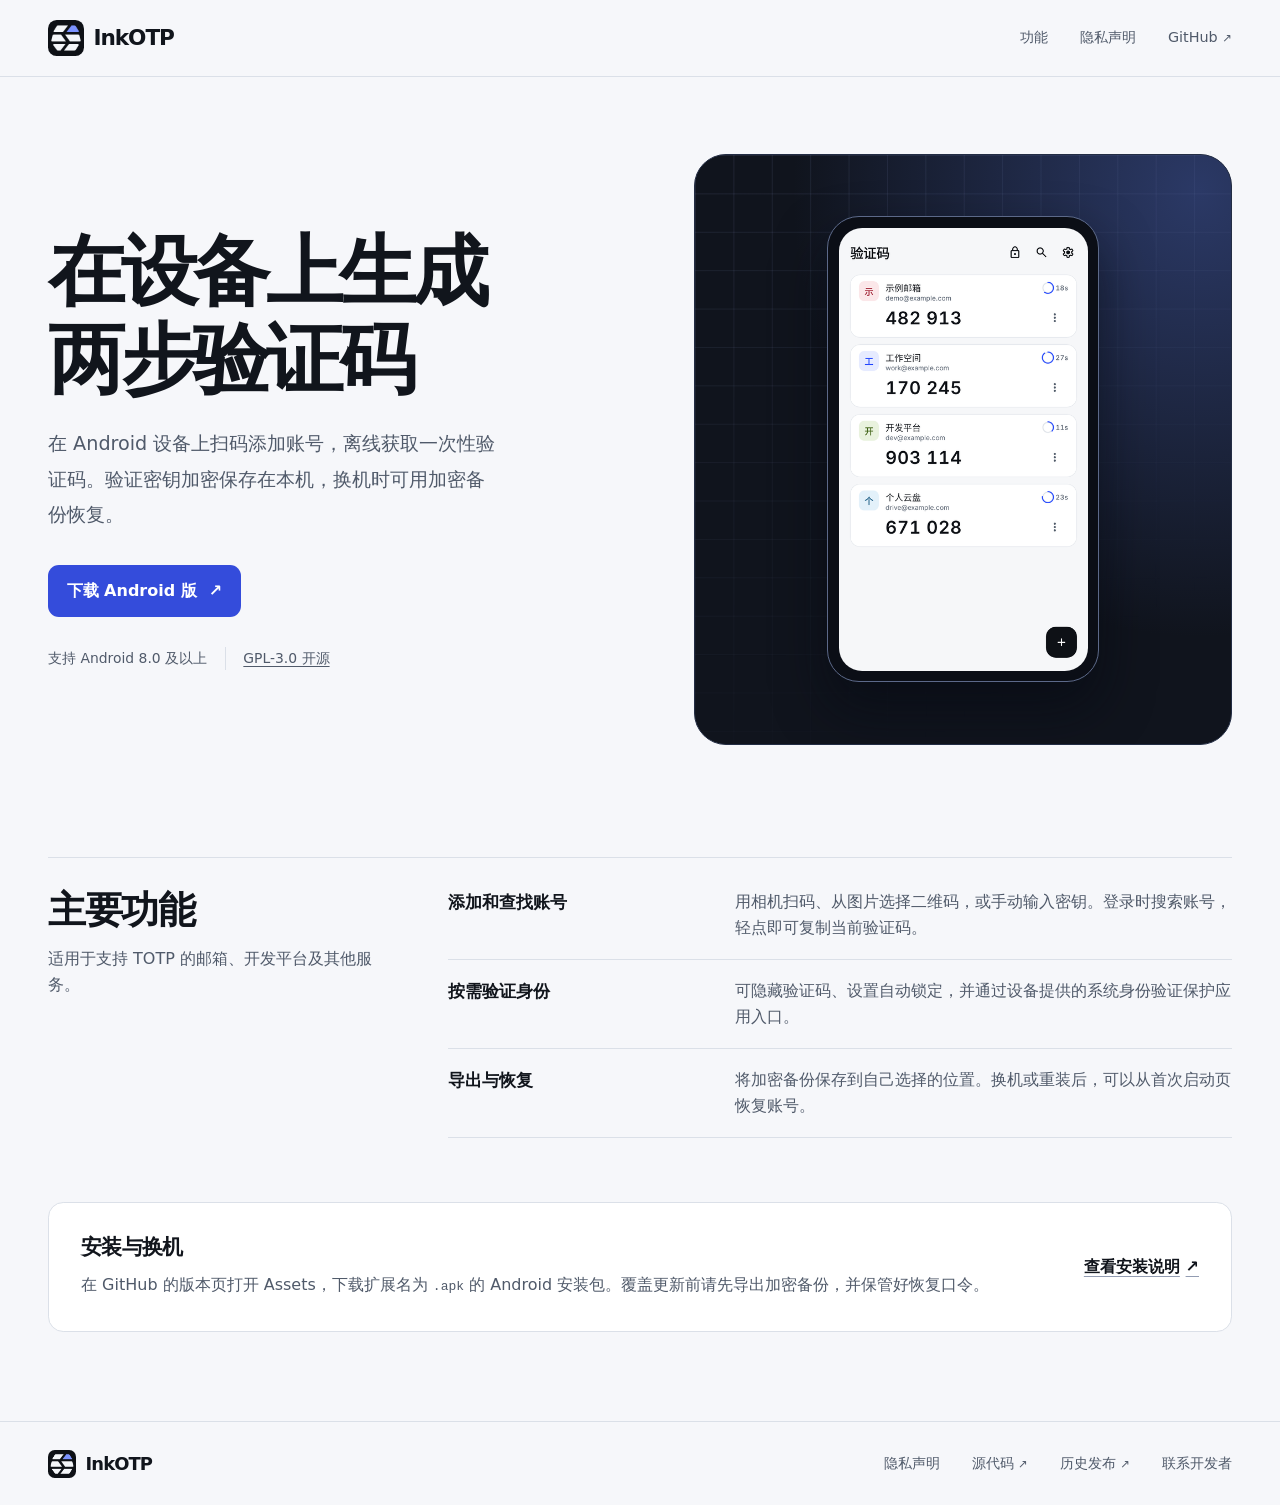
<file: website/index.html>
<!doctype html>
<html lang="zh-CN">
<head>
  <meta charset="utf-8">
  <meta name="viewport" content="width=device-width, initial-scale=1">
  <meta name="description" content="InkOTP 是一款开源的 Android 离线两步验证器，支持扫码添加、本机生成 TOTP、加密备份与换机恢复。">
  <meta name="referrer" content="no-referrer">
  <meta name="theme-color" content="#f6f7fa">
  <title>InkOTP · Android 离线两步验证器</title>
  <link rel="canonical" href="https://inkotp.renhongchang.top/">
  <link rel="icon" href="assets/inkotp-icon.png" type="image/png">
  <link rel="stylesheet" href="assets/site.css">
</head>
<body>
  <a class="skip-link" href="#main">跳到正文</a>
  <header class="site-header">
    <div class="site-frame header-inner">
      <a class="brand" href="./" aria-current="page">
        <img src="assets/inkotp-icon.png" width="36" height="36" alt="">
        <span>InkOTP</span>
      </a>
      <nav class="site-nav" aria-label="主导航">
        <a href="#features">功能</a>
        <a href="privacy/">隐私声明</a>
        <a href="https://github.com/rhczz/ink-otp">GitHub <span aria-hidden="true">↗</span></a>
      </nav>
    </div>
  </header>

  <main id="main" class="site-frame home-shell" tabindex="-1">
    <section class="hero" aria-labelledby="hero-title">
      <div class="hero-copy">
        <h1 id="hero-title"><span>在设备上生成</span><span>两步验证码</span></h1>
        <p class="hero-description">在 Android 设备上扫码添加账号，离线获取一次性验证码。验证密钥加密保存在本机，换机时可用加密备份恢复。</p>
        <div class="hero-actions">
          <a class="button button-primary" href="https://github.com/rhczz/ink-otp/releases">
            下载 Android 版 <span aria-hidden="true">↗</span>
          </a>
        </div>
        <ul class="hero-meta" aria-label="使用方式与许可">
          <li>支持 Android 8.0 及以上</li>
          <li><a href="https://github.com/rhczz/ink-otp/blob/master/LICENSE">GPL-3.0 开源</a></li>
        </ul>
      </div>
      <figure class="hero-visual">
        <div class="phone-frame">
          <img src="assets/inkotp-android.png" width="450" height="800"
            alt="InkOTP 的验证码列表，显示四个示例账号和验证码倒计时">
        </div>
      </figure>
    </section>

    <section id="features" class="feature-section" aria-labelledby="features-heading">
      <div class="section-intro">
        <h2 id="features-heading">主要功能</h2>
        <p>适用于支持 TOTP 的邮箱、开发平台及其他服务。</p>
      </div>
      <dl class="feature-list">
        <div>
          <dt>添加和查找账号</dt>
          <dd>用相机扫码、从图片选择二维码，或手动输入密钥。登录时搜索账号，轻点即可复制当前验证码。</dd>
        </div>
        <div>
          <dt>按需验证身份</dt>
          <dd>可隐藏验证码、设置自动锁定，并通过设备提供的系统身份验证保护应用入口。</dd>
        </div>
        <div>
          <dt>导出与恢复</dt>
          <dd>将加密备份保存到自己选择的位置。换机或重装后，可以从首次启动页恢复账号。</dd>
        </div>
      </dl>
    </section>

    <aside class="guide-panel" aria-labelledby="guide-heading">
      <div>
        <h2 id="guide-heading">安装与换机</h2>
        <p>在 GitHub 的版本页打开 Assets，下载扩展名为 <code>.apk</code> 的 Android 安装包。覆盖更新前请先导出加密备份，并保管好恢复口令。</p>
      </div>
      <a class="text-link" href="https://github.com/rhczz/ink-otp#安装与使用">
        查看安装说明 <span aria-hidden="true">↗</span>
      </a>
    </aside>
  </main>

  <footer class="site-footer">
    <div class="site-frame footer-inner">
      <a class="brand footer-brand" href="./">
        <img src="assets/inkotp-icon.png" width="28" height="28" alt="">
        <span>InkOTP</span>
      </a>
      <nav class="site-nav" aria-label="页脚导航">
        <a href="privacy/">隐私声明</a>
        <a href="https://github.com/rhczz/ink-otp">源代码 <span aria-hidden="true">↗</span></a>
        <a href="https://github.com/rhczz/ink-otp/releases">历史发布 <span aria-hidden="true">↗</span></a>
        <a href="mailto:hi@renhongchang.top">联系开发者</a>
      </nav>
    </div>
  </footer>
</body>
</html>
</file>
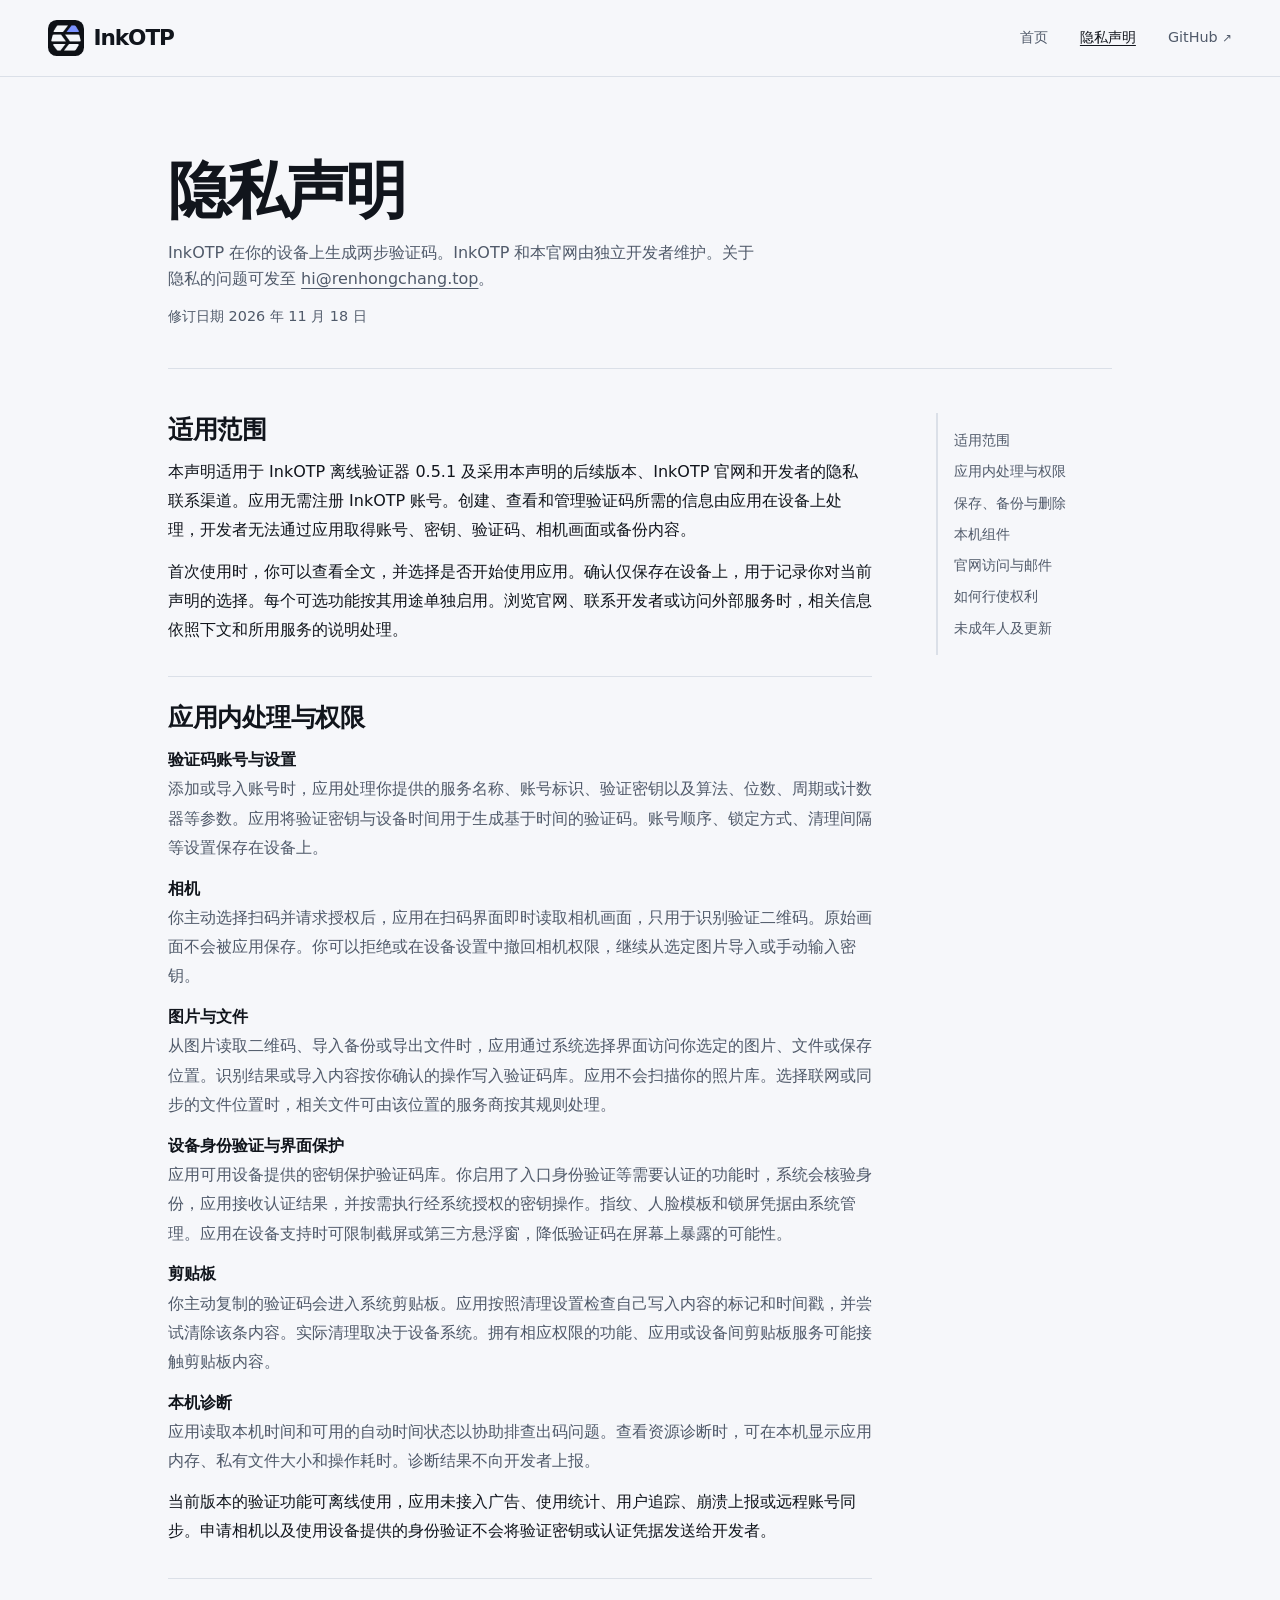
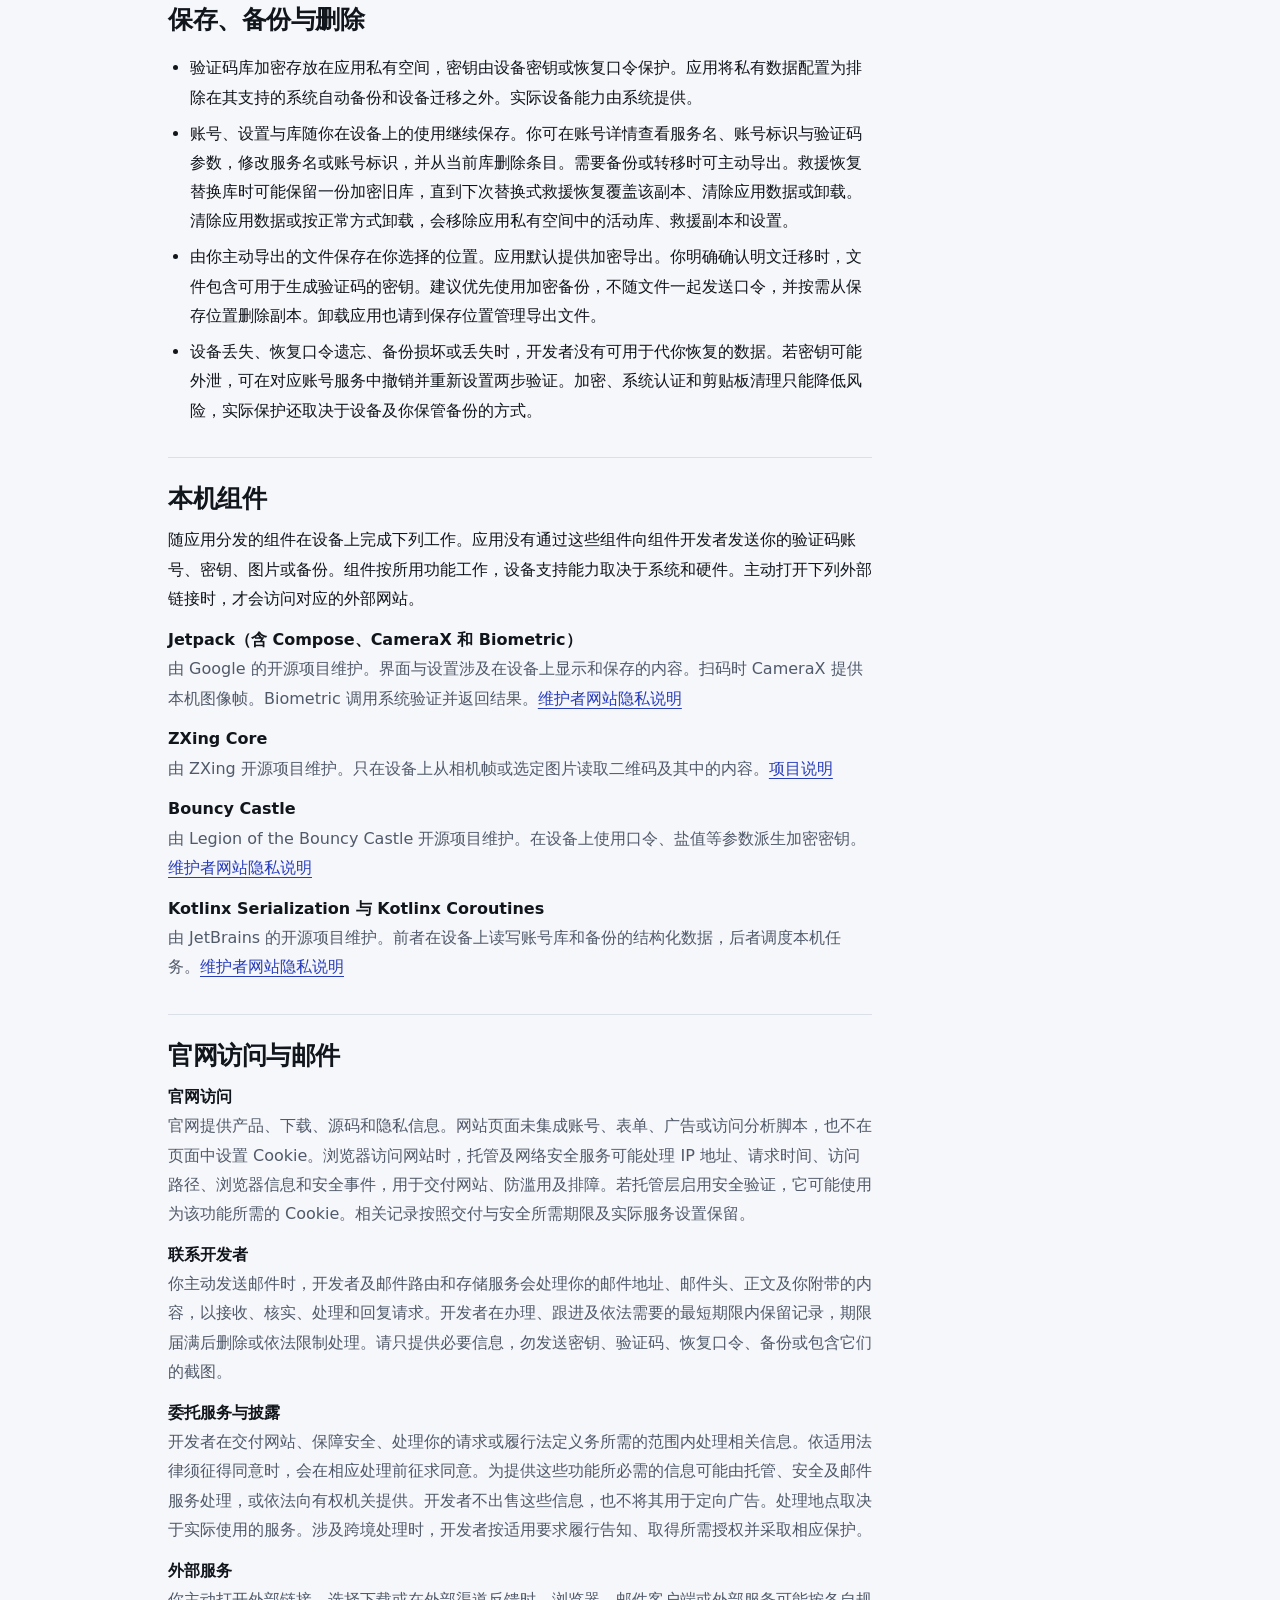
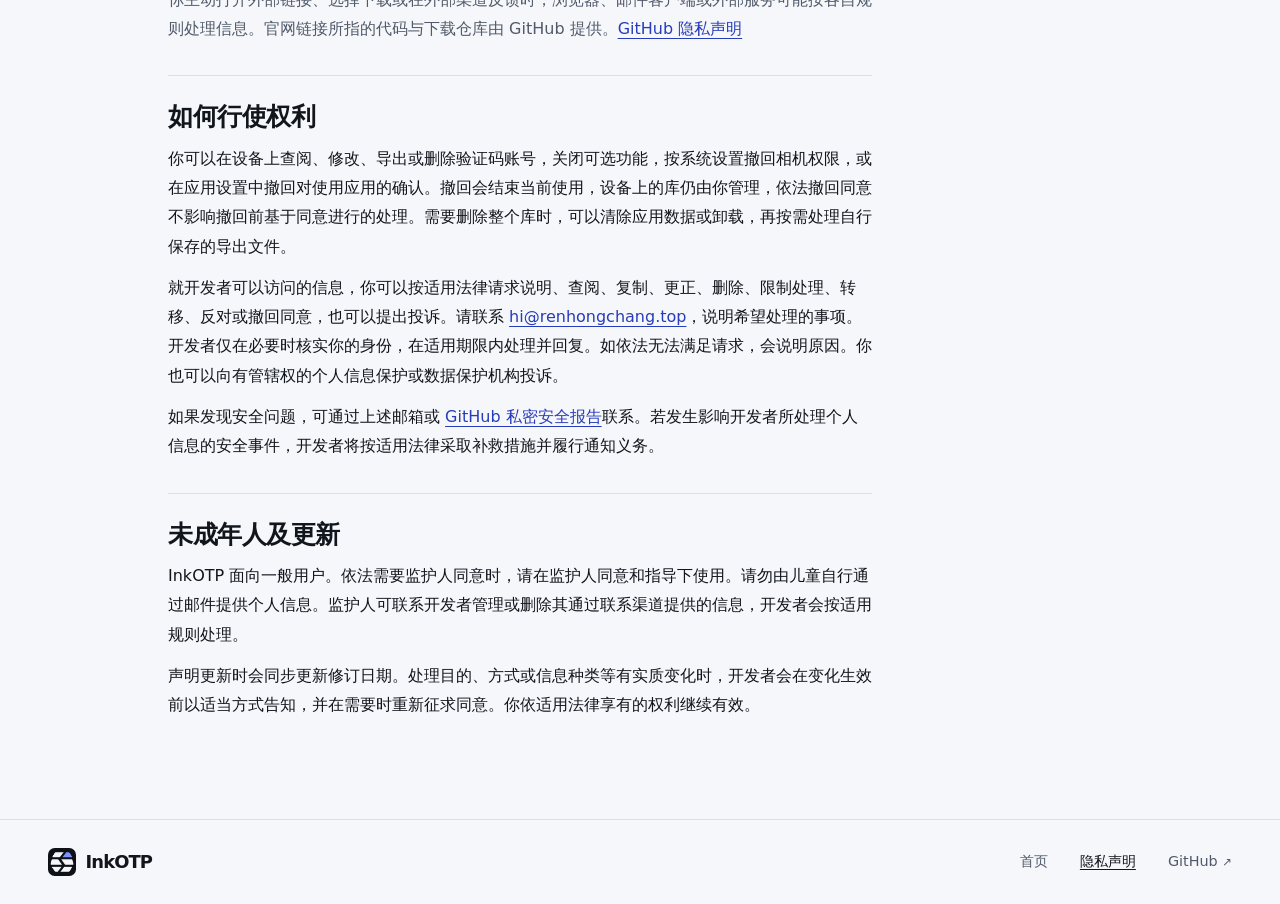
<file: website/privacy/index.html>
<!doctype html>
<html lang="zh-CN">
<head>
  <meta charset="utf-8">
  <meta name="viewport" content="width=device-width, initial-scale=1">
  <meta name="description" content="了解 InkOTP 如何在设备上处理验证数据、权限和备份，以及官网访问、邮件和个人信息权利。">
  <meta name="referrer" content="no-referrer">
  <meta name="theme-color" content="#f6f7fa">
  <title>隐私声明 | InkOTP</title>
  <link rel="canonical" href="https://inkotp.renhongchang.top/privacy/">
  <link rel="icon" href="../assets/inkotp-icon.png" type="image/png">
  <link rel="stylesheet" href="../assets/site.css">
</head>
<body>
  <a class="skip-link" href="#main">跳到正文</a>
  <header class="site-header">
    <div class="site-frame header-inner">
      <a class="brand" href="../">
        <img src="../assets/inkotp-icon.png" width="36" height="36" alt="">
        <span>InkOTP</span>
      </a>
      <nav class="site-nav" aria-label="主导航">
        <a href="../">首页</a>
        <a href="./" aria-current="page">隐私声明</a>
        <a href="https://github.com/rhczz/ink-otp">GitHub <span aria-hidden="true">↗</span></a>
      </nav>
    </div>
  </header>

  <main id="main" class="site-frame policy-shell" tabindex="-1">
    <div class="policy-heading">
      <h1>隐私声明</h1>
      <p>InkOTP 在你的设备上生成两步验证码。InkOTP 和本官网由独立开发者维护。关于隐私的问题可发至 <a href="mailto:hi@renhongchang.top">hi@renhongchang.top</a>。</p>
      <p class="policy-meta">修订日期 <time datetime="2026-11-18">2026 年 11 月 18 日</time></p>
    </div>
    <div class="policy-layout">
      <nav class="policy-toc" aria-label="隐私声明目录">
        <a href="#scope">适用范围</a>
        <a href="#data">应用内处理与权限</a>
        <a href="#retention">保存、备份与删除</a>
        <a href="#libraries">本机组件</a>
        <a href="#website">官网访问与邮件</a>
        <a href="#rights">如何行使权利</a>
        <a href="#changes">未成年人及更新</a>
      </nav>
      <article class="policy-body" aria-label="隐私声明正文">
        <section aria-labelledby="scope">
          <h2 id="scope">适用范围</h2>
          <p>本声明适用于 InkOTP 离线验证器 0.5.1 及采用本声明的后续版本、InkOTP 官网和开发者的隐私联系渠道。应用无需注册 InkOTP 账号。创建、查看和管理验证码所需的信息由应用在设备上处理，开发者无法通过应用取得账号、密钥、验证码、相机画面或备份内容。</p>
          <p>首次使用时，你可以查看全文，并选择是否开始使用应用。确认仅保存在设备上，用于记录你对当前声明的选择。每个可选功能按其用途单独启用。浏览官网、联系开发者或访问外部服务时，相关信息依照下文和所用服务的说明处理。</p>
        </section>

        <section aria-labelledby="data">
          <h2 id="data">应用内处理与权限</h2>
          <dl>
            <dt>验证码账号与设置</dt>
            <dd>添加或导入账号时，应用处理你提供的服务名称、账号标识、验证密钥以及算法、位数、周期或计数器等参数。应用将验证密钥与设备时间用于生成基于时间的验证码。账号顺序、锁定方式、清理间隔等设置保存在设备上。</dd>
            <dt>相机</dt>
            <dd>你主动选择扫码并请求授权后，应用在扫码界面即时读取相机画面，只用于识别验证二维码。原始画面不会被应用保存。你可以拒绝或在设备设置中撤回相机权限，继续从选定图片导入或手动输入密钥。</dd>
            <dt>图片与文件</dt>
            <dd>从图片读取二维码、导入备份或导出文件时，应用通过系统选择界面访问你选定的图片、文件或保存位置。识别结果或导入内容按你确认的操作写入验证码库。应用不会扫描你的照片库。选择联网或同步的文件位置时，相关文件可由该位置的服务商按其规则处理。</dd>
            <dt>设备身份验证与界面保护</dt>
            <dd>应用可用设备提供的密钥保护验证码库。你启用了入口身份验证等需要认证的功能时，系统会核验身份，应用接收认证结果，并按需执行经系统授权的密钥操作。指纹、人脸模板和锁屏凭据由系统管理。应用在设备支持时可限制截屏或第三方悬浮窗，降低验证码在屏幕上暴露的可能性。</dd>
            <dt>剪贴板</dt>
            <dd>你主动复制的验证码会进入系统剪贴板。应用按照清理设置检查自己写入内容的标记和时间戳，并尝试清除该条内容。实际清理取决于设备系统。拥有相应权限的功能、应用或设备间剪贴板服务可能接触剪贴板内容。</dd>
            <dt>本机诊断</dt>
            <dd>应用读取本机时间和可用的自动时间状态以协助排查出码问题。查看资源诊断时，可在本机显示应用内存、私有文件大小和操作耗时。诊断结果不向开发者上报。</dd>
          </dl>
          <p>当前版本的验证功能可离线使用，应用未接入广告、使用统计、用户追踪、崩溃上报或远程账号同步。申请相机以及使用设备提供的身份验证不会将验证密钥或认证凭据发送给开发者。</p>
        </section>

        <section aria-labelledby="retention">
          <h2 id="retention">保存、备份与删除</h2>
          <ul>
            <li>验证码库加密存放在应用私有空间，密钥由设备密钥或恢复口令保护。应用将私有数据配置为排除在其支持的系统自动备份和设备迁移之外。实际设备能力由系统提供。</li>
            <li>账号、设置与库随你在设备上的使用继续保存。你可在账号详情查看服务名、账号标识与验证码参数，修改服务名或账号标识，并从当前库删除条目。需要备份或转移时可主动导出。救援恢复替换库时可能保留一份加密旧库，直到下次替换式救援恢复覆盖该副本、清除应用数据或卸载。清除应用数据或按正常方式卸载，会移除应用私有空间中的活动库、救援副本和设置。</li>
            <li>由你主动导出的文件保存在你选择的位置。应用默认提供加密导出。你明确确认明文迁移时，文件包含可用于生成验证码的密钥。建议优先使用加密备份，不随文件一起发送口令，并按需从保存位置删除副本。卸载应用也请到保存位置管理导出文件。</li>
            <li>设备丢失、恢复口令遗忘、备份损坏或丢失时，开发者没有可用于代你恢复的数据。若密钥可能外泄，可在对应账号服务中撤销并重新设置两步验证。加密、系统认证和剪贴板清理只能降低风险，实际保护还取决于设备及你保管备份的方式。</li>
          </ul>
        </section>

        <section aria-labelledby="libraries">
          <h2 id="libraries">本机组件</h2>
          <p>随应用分发的组件在设备上完成下列工作。应用没有通过这些组件向组件开发者发送你的验证码账号、密钥、图片或备份。组件按所用功能工作，设备支持能力取决于系统和硬件。主动打开下列外部链接时，才会访问对应的外部网站。</p>
          <dl>
            <dt>Jetpack（含 Compose、CameraX 和 Biometric）</dt>
            <dd>由 Google 的开源项目维护。界面与设置涉及在设备上显示和保存的内容。扫码时 CameraX 提供本机图像帧。Biometric 调用系统验证并返回结果。<a href="https://policies.google.com/privacy?hl=zh-CN">维护者网站隐私说明</a></dd>
            <dt>ZXing Core</dt>
            <dd>由 ZXing 开源项目维护。只在设备上从相机帧或选定图片读取二维码及其中的内容。<a href="https://github.com/zxing/zxing">项目说明</a></dd>
            <dt>Bouncy Castle</dt>
            <dd>由 Legion of the Bouncy Castle 开源项目维护。在设备上使用口令、盐值等参数派生加密密钥。<a href="https://www.bouncycastle.org/privacy-and-cookie-policy/">维护者网站隐私说明</a></dd>
            <dt>Kotlinx Serialization 与 Kotlinx Coroutines</dt>
            <dd>由 JetBrains 的开源项目维护。前者在设备上读写账号库和备份的结构化数据，后者调度本机任务。<a href="https://www.jetbrains.com/legal/docs/privacy/privacy/">维护者网站隐私说明</a></dd>
          </dl>
        </section>

        <section aria-labelledby="website">
          <h2 id="website">官网访问与邮件</h2>
          <dl>
            <dt>官网访问</dt>
            <dd>官网提供产品、下载、源码和隐私信息。网站页面未集成账号、表单、广告或访问分析脚本，也不在页面中设置 Cookie。浏览器访问网站时，托管及网络安全服务可能处理 IP 地址、请求时间、访问路径、浏览器信息和安全事件，用于交付网站、防滥用及排障。若托管层启用安全验证，它可能使用为该功能所需的 Cookie。相关记录按照交付与安全所需期限及实际服务设置保留。</dd>
            <dt>联系开发者</dt>
            <dd>你主动发送邮件时，开发者及邮件路由和存储服务会处理你的邮件地址、邮件头、正文及你附带的内容，以接收、核实、处理和回复请求。开发者在办理、跟进及依法需要的最短期限内保留记录，期限届满后删除或依法限制处理。请只提供必要信息，勿发送密钥、验证码、恢复口令、备份或包含它们的截图。</dd>
            <dt>委托服务与披露</dt>
            <dd>开发者在交付网站、保障安全、处理你的请求或履行法定义务所需的范围内处理相关信息。依适用法律须征得同意时，会在相应处理前征求同意。为提供这些功能所必需的信息可能由托管、安全及邮件服务处理，或依法向有权机关提供。开发者不出售这些信息，也不将其用于定向广告。处理地点取决于实际使用的服务。涉及跨境处理时，开发者按适用要求履行告知、取得所需授权并采取相应保护。</dd>
            <dt>外部服务</dt>
            <dd>你主动打开外部链接、选择下载或在外部渠道反馈时，浏览器、邮件客户端或外部服务可能按各自规则处理信息。官网链接所指的代码与下载仓库由 GitHub 提供。<a href="https://docs.github.com/zh/site-policy/privacy-policies/github-general-privacy-statement">GitHub 隐私声明</a></dd>
          </dl>
        </section>

        <section aria-labelledby="rights">
          <h2 id="rights">如何行使权利</h2>
          <p>你可以在设备上查阅、修改、导出或删除验证码账号，关闭可选功能，按系统设置撤回相机权限，或在应用设置中撤回对使用应用的确认。撤回会结束当前使用，设备上的库仍由你管理，依法撤回同意不影响撤回前基于同意进行的处理。需要删除整个库时，可以清除应用数据或卸载，再按需处理自行保存的导出文件。</p>
          <p>就开发者可以访问的信息，你可以按适用法律请求说明、查阅、复制、更正、删除、限制处理、转移、反对或撤回同意，也可以提出投诉。请联系 <a href="mailto:hi@renhongchang.top">hi@renhongchang.top</a>，说明希望处理的事项。开发者仅在必要时核实你的身份，在适用期限内处理并回复。如依法无法满足请求，会说明原因。你也可以向有管辖权的个人信息保护或数据保护机构投诉。</p>
          <p>如果发现安全问题，可通过上述邮箱或 <a href="https://github.com/rhczz/ink-otp/security/advisories/new">GitHub 私密安全报告</a>联系。若发生影响开发者所处理个人信息的安全事件，开发者将按适用法律采取补救措施并履行通知义务。</p>
        </section>

        <section aria-labelledby="changes">
          <h2 id="changes">未成年人及更新</h2>
          <p>InkOTP 面向一般用户。依法需要监护人同意时，请在监护人同意和指导下使用。请勿由儿童自行通过邮件提供个人信息。监护人可联系开发者管理或删除其通过联系渠道提供的信息，开发者会按适用规则处理。</p>
          <p>声明更新时会同步更新修订日期。处理目的、方式或信息种类等有实质变化时，开发者会在变化生效前以适当方式告知，并在需要时重新征求同意。你依适用法律享有的权利继续有效。</p>
        </section>
      </article>
    </div>
  </main>

  <footer class="site-footer">
    <div class="site-frame footer-inner">
      <a class="brand footer-brand" href="../">
        <img src="../assets/inkotp-icon.png" width="28" height="28" alt="">
        <span>InkOTP</span>
      </a>
      <nav class="site-nav" aria-label="页脚导航">
        <a href="../">首页</a>
        <a href="./" aria-current="page">隐私声明</a>
        <a href="https://github.com/rhczz/ink-otp">GitHub <span aria-hidden="true">↗</span></a>
      </nav>
    </div>
  </footer>
</body>
</html>
</file>
<file: website/assets/site.css>
:root {
  color-scheme: light;
  --paper: #f6f7fa;
  --surface: #fff;
  --ink: #11151c;
  --muted: #505a6a;
  --line: #dbe0e8;
  --accent: #344cdb;
  --accent-hover: #273cbb;
  --frame: 75rem;
  --gutter: clamp(1.25rem, 4vw, 3rem);
  font-family: -apple-system, BlinkMacSystemFont, "PingFang SC", "Microsoft YaHei", "Noto Sans CJK SC", system-ui, sans-serif;
  line-height: 1.65;
  color: var(--ink);
  background: var(--paper);
}

*, *::before, *::after {
  box-sizing: border-box;
}

body {
  margin: 0;
}

img {
  display: block;
  max-width: 100%;
  height: auto;
}

a {
  color: inherit;
  text-underline-offset: 0.24em;
}

a:focus-visible {
  outline: 2px solid var(--accent);
  outline-offset: 5px;
  border-radius: 3px;
}

h1, h2, h3, p, figure, dl, dd {
  margin: 0;
}

.site-frame {
  width: min(100% - 2 * var(--gutter), var(--frame));
  margin-inline: auto;
}

.skip-link {
  position: fixed;
  z-index: 10;
  top: 0.75rem;
  left: 0.75rem;
  padding: 0.55rem 0.9rem;
  transform: translateY(-180%);
  background: var(--surface);
  color: var(--ink);
}

.skip-link:focus {
  transform: none;
}

.site-header {
  border-bottom: 1px solid var(--line);
}

.header-inner, .footer-inner {
  display: flex;
  align-items: center;
  justify-content: space-between;
  gap: 1rem;
  min-height: 4.75rem;
}

.brand {
  display: inline-flex;
  align-items: center;
  gap: 0.6rem;
  flex-shrink: 0;
  color: var(--ink);
  font-size: 1.35rem;
  font-weight: 760;
  letter-spacing: -0.05em;
  text-decoration: none;
  line-height: 1;
}

.brand img {
  border-radius: 24%;
}

.site-nav {
  display: flex;
  flex-wrap: wrap;
  align-items: center;
  gap: clamp(0.8rem, 2.7vw, 2rem);
  font-size: 0.9rem;
  color: var(--muted);
}

.site-nav a {
  padding-block: 0.4rem;
  text-decoration: none;
}

.site-nav a:hover, .site-nav a[aria-current="page"] {
  color: var(--ink);
  text-decoration: underline;
}

.site-nav span {
  font-size: 0.8em;
}

.home-shell {
  padding-block: clamp(2.8rem, 6vw, 6rem) clamp(3.5rem, 7vw, 6rem);
}

.hero {
  display: grid;
  grid-template-columns: minmax(0, 1.04fr) minmax(0, 0.96fr);
  align-items: center;
  gap: clamp(2rem, 5vw, 5.25rem);
}

.hero h1 {
  margin-block: 0 1.45rem;
  font-size: clamp(2.85rem, 6.05vw, 5.3rem);
  line-height: 1.13;
  font-weight: 780;
  letter-spacing: -0.055em;
}

.hero h1 span {
  display: block;
}

.hero-description {
  max-width: 28rem;
  color: var(--muted);
  font-size: clamp(1rem, 1.6vw, 1.2rem);
  line-height: 1.85;
}

.hero-actions {
  display: flex;
  flex-wrap: wrap;
  align-items: center;
  gap: 0.9rem 1.5rem;
  margin-top: 2rem;
}

.button {
  display: inline-flex;
  justify-content: center;
  align-items: center;
  gap: 0.75rem;
  padding: 0.8rem 1.16rem;
  border-radius: 0.68rem;
  font-weight: 700;
  text-decoration: none;
}

.button-primary {
  color: white;
  background: var(--accent);
}

.button-primary:hover {
  background: var(--accent-hover);
}

.text-link {
  display: inline-flex;
  align-items: center;
  gap: 0.36rem;
  min-height: 2.75rem;
  color: var(--ink);
  font-weight: 650;
  text-decoration-color: #929cb2;
}

.text-link:hover {
  color: var(--accent-hover);
  text-decoration-color: currentColor;
}

.hero-meta {
  display: flex;
  flex-wrap: wrap;
  align-items: center;
  gap: 0.6rem 1.1rem;
  padding: 0;
  margin: 1.9rem 0 0;
  list-style: none;
  color: var(--muted);
  font-size: 0.87rem;
}

.hero-meta li + li {
  border-left: 1px solid var(--line);
  padding-left: 1.1rem;
}

.hero-visual {
  display: grid;
  place-items: center;
  position: relative;
  isolation: isolate;
  overflow: hidden;
  aspect-ratio: 0.91;
  border: 1px solid #232d44;
  border-radius: clamp(1.1rem, 3vw, 2rem);
  background:
    radial-gradient(ellipse at 94% 6%, #2b3966, transparent 57%),
    #10141d;
}

.hero-visual::before {
  content: "";
  position: absolute;
  z-index: -1;
  inset: 0;
  background-image:
    linear-gradient(#a8b7f01c 1px, transparent 1px),
    linear-gradient(90deg, #a8b7f01c 1px, transparent 1px);
  background-size: 2.4rem 2.4rem;
  mask-image: linear-gradient(150deg, #000, transparent 82%);
}

.phone-frame {
  width: min(54%, 17rem);
  padding: clamp(0.4rem, 1vw, 0.65rem);
  border: 1px solid #5c6989;
  border-radius: clamp(1.15rem, 3vw, 2rem);
  background: #0b0e16;
  box-shadow: 0 1.6rem 3.2rem #06081191;
}

.phone-frame img {
  width: 100%;
  border-radius: clamp(0.82rem, 2.2vw, 1.45rem);
  background: var(--paper);
}

.feature-section {
  display: grid;
  grid-template-columns: minmax(10rem, 0.6fr) minmax(0, 1.4fr);
  gap: clamp(1.4rem, 5vw, 5rem);
  margin-top: clamp(3.5rem, 9vw, 7rem);
  padding-top: 1.8rem;
  border-top: 1px solid var(--line);
  scroll-margin-top: 1.5rem;
}

.section-intro h2, .guide-panel h2 {
  font-size: clamp(1.6rem, 3vw, 2.45rem);
  font-weight: 760;
  line-height: 1.25;
  letter-spacing: -0.035em;
}

.section-intro p, .guide-panel p {
  margin-top: 0.7rem;
  color: var(--muted);
}

.feature-list > div {
  display: grid;
  grid-template-columns: minmax(8.5rem, 0.7fr) minmax(0, 1.3fr);
  gap: 0.45rem 1.2rem;
  padding-block: 1.1rem;
  border-bottom: 1px solid var(--line);
}

.feature-list > div:first-child {
  padding-top: 0.15rem;
}

.feature-list dt {
  font-size: 1.06rem;
  font-weight: 720;
}

.feature-list dd {
  color: var(--muted);
}

.guide-panel {
  display: flex;
  justify-content: space-between;
  align-items: center;
  gap: 1rem 2.5rem;
  padding: clamp(1.2rem, 3vw, 2rem);
  margin-top: clamp(2.4rem, 5vw, 4rem);
  border: 1px solid var(--line);
  border-radius: 0.95rem;
  background: var(--surface);
}

.guide-panel h2 {
  font-size: 1.3rem;
}

.guide-panel .text-link {
  flex-shrink: 0;
}

.site-footer {
  border-top: 1px solid var(--line);
}

.footer-inner {
  min-height: 5.2rem;
  padding-block: 1rem;
}

.footer-brand {
  font-size: 1.12rem;
}

.policy-shell {
  max-width: 59rem;
  padding-block: clamp(2.5rem, 6vw, 5rem) clamp(3rem, 8vw, 6.25rem);
}

.policy-heading {
  padding-bottom: clamp(1.4rem, 3vw, 2.4rem);
  border-bottom: 1px solid var(--line);
}

.policy-heading h1 {
  margin: 0 0 0.7rem;
  font-size: clamp(2.1rem, 5vw, 3.9rem);
  line-height: 1.2;
  letter-spacing: -0.05em;
}

.policy-heading p {
  max-width: 37rem;
  color: var(--muted);
}

.policy-meta {
  margin-top: 0.8rem;
  font-size: 0.9rem;
}

.policy-layout {
  display: grid;
  grid-template-columns: minmax(0, 1fr) minmax(9rem, 11rem);
  gap: clamp(1.6rem, 5vw, 4rem);
  align-items: start;
  margin-top: clamp(1.25rem, 4vw, 2.8rem);
}

.policy-body {
  min-width: 0;
  line-height: 1.83;
}

.policy-body section + section {
  margin-top: 2rem;
  padding-top: 1.5rem;
  border-top: 1px solid var(--line);
}

.policy-body h2 {
  margin-bottom: 0.55rem;
  font-size: clamp(1.25rem, 2.7vw, 1.55rem);
  line-height: 1.4;
  letter-spacing: -0.02em;
  scroll-margin-top: 1.5rem;
}

.policy-body p + p, .policy-body p + ul, .policy-body p + dl {
  margin-top: 0.75rem;
}

.policy-body ul, .policy-body ol {
  padding-left: 1.35rem;
}

.policy-body li + li {
  margin-top: 0.42rem;
}

.policy-body dt {
  font-weight: 720;
}

.policy-body dd {
  margin-bottom: 0.72rem;
  color: var(--muted);
}

.policy-body a {
  color: var(--accent-hover);
  overflow-wrap: anywhere;
}

.policy-toc {
  position: sticky;
  top: 1.5rem;
  grid-column: 2;
  grid-row: 1;
  padding: 0.7rem 0 0.7rem 1rem;
  border-left: 2px solid var(--line);
  font-size: 0.9rem;
  line-height: 1.55;
}

.policy-toc a {
  display: block;
  padding-block: 0.28rem;
  color: var(--muted);
  text-decoration: none;
}

.policy-toc a:hover {
  color: var(--ink);
  text-decoration: underline;
}

.policy-note {
  padding: 0.8rem 1rem;
  border-left: 3px solid var(--accent);
  background: #eaefff;
}

@media (max-width: 54rem) {
  .hero {
    gap: 1.8rem;
  }

  .feature-section {
    gap: 1.7rem;
  }
}

@media (max-width: 43rem) {
  .hero, .feature-section, .feature-list > div, .policy-layout {
    grid-template-columns: minmax(0, 1fr);
  }

  .hero {
    gap: 2rem;
  }

  .hero h1 {
    margin-block: 0 1rem;
    font-size: clamp(2.52rem, 10.3vw, 4.3rem);
  }

  .hero-meta {
    margin-top: 1.24rem;
  }

  .hero-visual {
    aspect-ratio: 1.03;
  }

  .phone-frame {
    width: min(49%, 14.4rem);
  }

  .guide-panel {
    flex-direction: column;
    align-items: flex-start;
  }

  .policy-toc {
    position: static;
    grid-column: 1;
    grid-row: auto;
  }
}

@media (max-width: 22rem) {
  .header-inner, .footer-inner {
    align-items: flex-start;
    flex-direction: column;
    justify-content: center;
    padding-block: 0.8rem;
    gap: 0.45rem;
  }

  .hero-meta li + li {
    padding-left: 0;
    border-left: none;
  }
}
</file>
